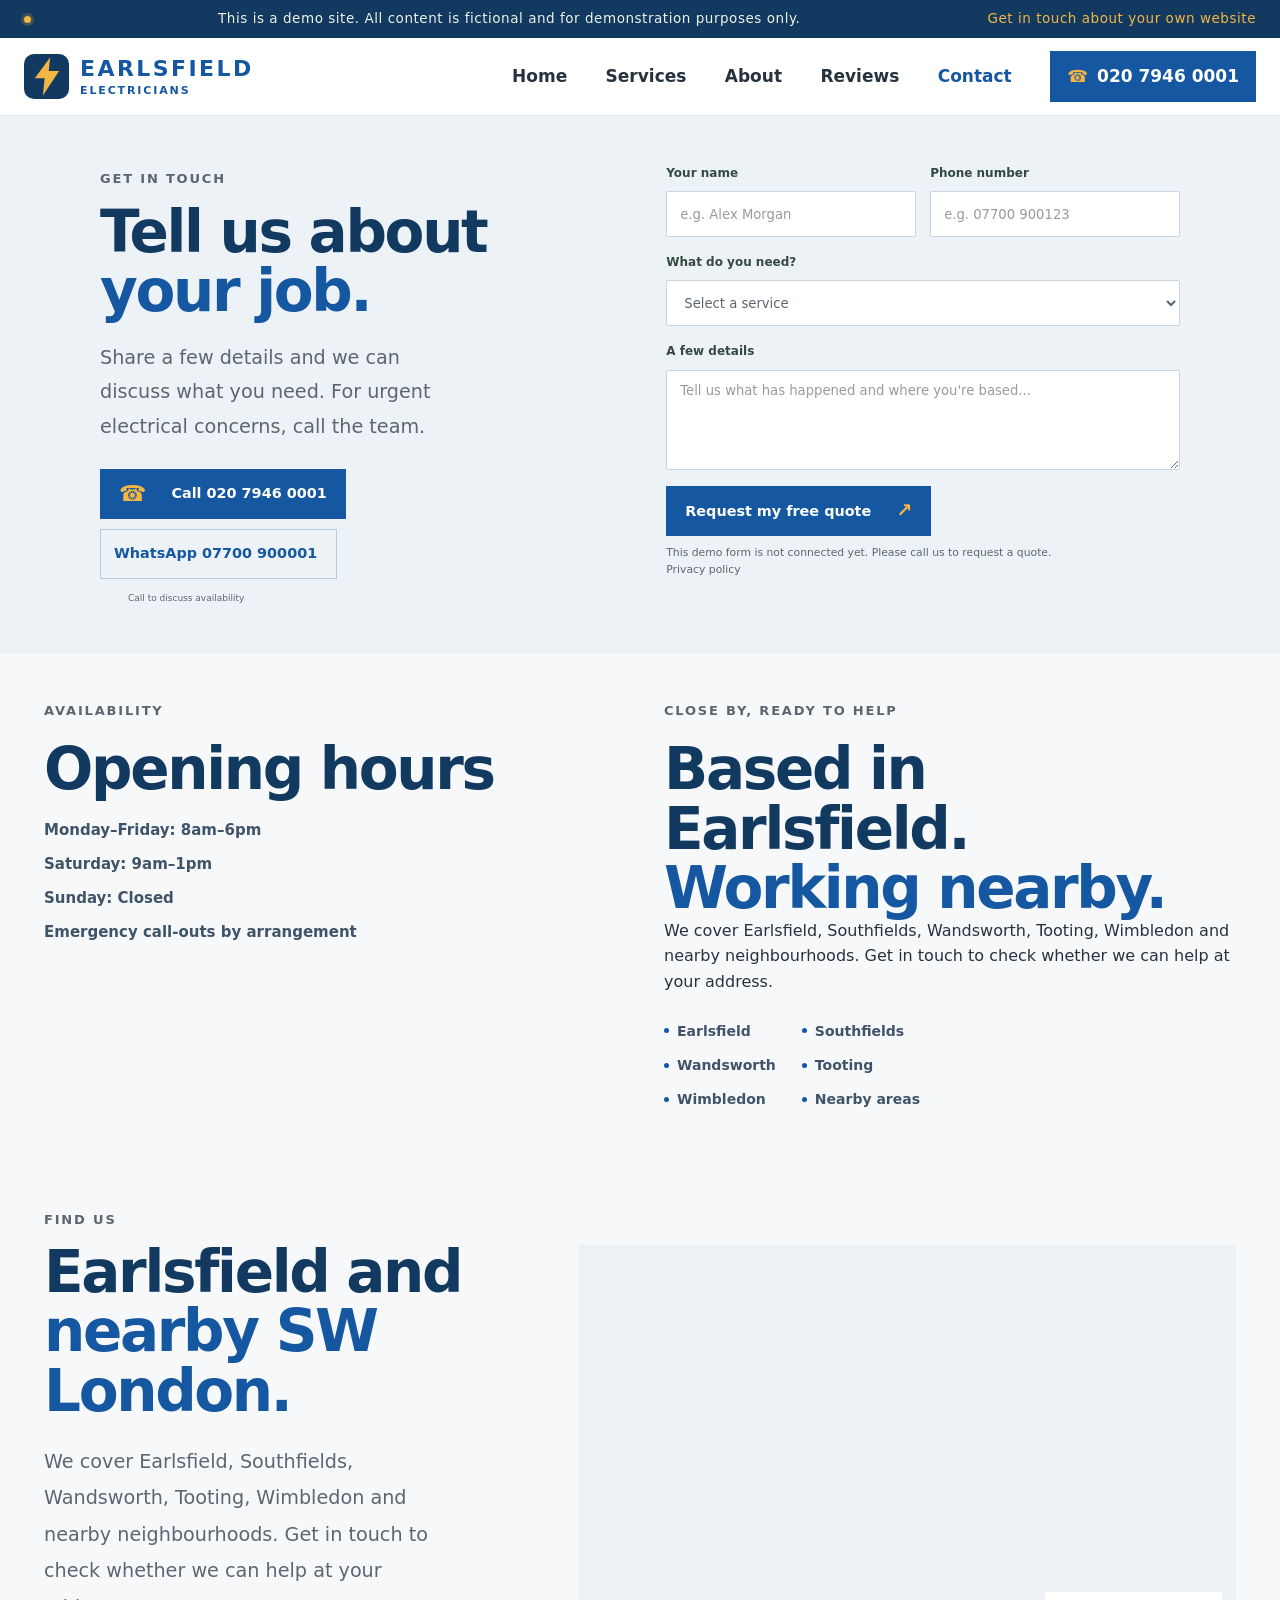
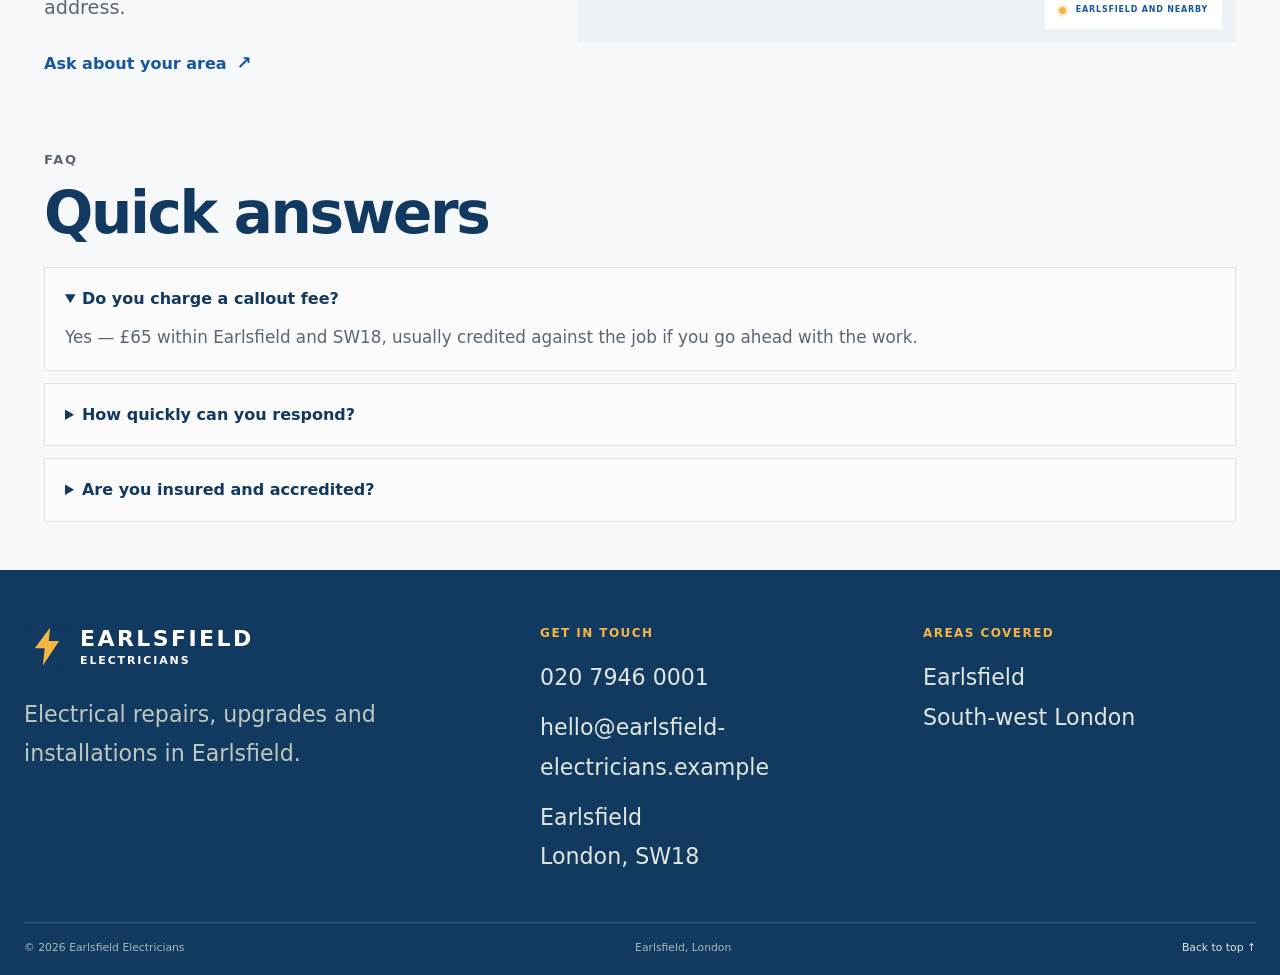
<file: contact.html>
<!DOCTYPE html>
<html lang="en-GB" data-page="contact">
    <head>
        <meta charset="UTF-8">
        <meta name="viewport" content="width=device-width, initial-scale=1">
        <meta name="description" content="Request a free quote, call or WhatsApp Earlsfield Electricians. Covering Earlsfield and nearby SW London." data-config="metaDescription">
        <meta name="theme-color" content="#1557a0" data-config="metaThemeColor">
        <title data-config="metaTitle">Contact &amp; Quotes | Earlsfield Electricians</title>
        <link rel="icon" href="favicon.svg" type="image/svg+xml">
        <link rel="stylesheet" href="css/style.css">
        <script type="application/ld+json" data-config="structuredData">{}</script>
        <script src="js/script.js" defer></script>
    </head>
    <body>
        <a class="skip-link" href="#main">Skip to content</a>
        <div class="notice-bar">
            <span class="status-dot" aria-hidden="true"></span>
            <p data-config="noticeText">Business notice</p>
            <a href="contact.html" data-config="noticeLink">Contact us <span aria-hidden="true">↗</span></a>
        </div>

        <header class="site-header">
            <a class="brand" href="index.html" aria-label="Business home" data-config="brandHomeLabel">
                <span class="brand-mark" aria-hidden="true"><img class="brand-mark-image" src="favicon.svg" alt=""></span>
                <span class="brand-name"><span data-config="brandName">Business</span> <small data-config="brandTagline">Services</small></span>
            </a>
            <button class="menu-toggle" type="button" aria-expanded="false" aria-controls="site-nav" aria-label="Open navigation">
                <span></span><span></span>
            </button>
            <nav class="site-nav" id="site-nav" aria-label="Main navigation">
                <a href="index.html">Home</a>
                <a href="services.html">Services</a>
                <a href="about.html">About</a>
                <a href="reviews.html">Reviews</a>
                <a href="contact.html" aria-current="page">Contact</a>
                <a class="nav-call" href="#top" data-config="navPhone" data-config-attr="href:phoneHref"><span aria-hidden="true">☎</span> Contact us</a>
            </nav>
        </header>

        <main id="main">
            <section class="quote-section" id="quote-form">
                <div class="quote-intro" id="top">
                    <p class="eyebrow" data-config="quoteEyebrow">Start a conversation</p>
                    <h1 data-config="quoteHeading">Tell us about your<br><em>project.</em></h1>
                    <p data-config="quoteDescription">Share a few details and our team will get back to you.</p>
                    <div class="contact-actions">
                        <a class="button button-primary" href="#top" data-config="contactPhoneButton" data-config-attr="href:phoneHref"><span aria-hidden="true">☎</span> Call us</a>
                        <a class="button button-quiet" href="#" data-config="contactWhatsappButton" data-config-attr="href:whatsappHref">WhatsApp</a>
                    </div>
                    <small data-config="quoteSmallPrint">We’ll respond to your enquiry</small>
                </div>
                <form class="quote-form" id="contact-form" action="#" data-config="quoteForm" method="POST">
                    <div class="form-row"><label for="name">Your name <span>*</span><input type="text" id="name" name="name" autocomplete="name" placeholder="e.g. Alex Morgan" required></label><label for="phone-number">Phone number <span>*</span><input type="tel" id="phone-number" name="phone" autocomplete="tel" inputmode="tel" placeholder="e.g. 07700 900123" required></label></div>
                    <label for="service-needed">What do you need? <span>*</span><select data-config="serviceSelect" id="service-needed" name="service" required><option value="" disabled selected>Select a service</option></select></label>
                    <label for="message">A few details <span>*</span><textarea id="message" name="message" rows="4" placeholder="Tell us what has happened and where you're based..." required></textarea></label>
                    <button class="button button-submit" type="submit" data-config="quoteSubmitButton">Send enquiry <span aria-hidden="true">↗</span></button>
                    <p class="form-note"><span data-config="formNote">This demo form is not connected yet. Please call us to request a quote.</span> <br><a href="privacy.html">Privacy policy</a></p>
                    <p class="form-status" id="form-status" role="status" aria-live="polite"></p>
                </form>
            </section>

            <section class="section contact-info" id="contact-details" aria-labelledby="hours-title">
                <div class="contact-info-grid">
                    <div>
                        <p class="eyebrow">Availability</p>
                        <h2 id="hours-title" data-config="contactHoursHeading">Opening hours</h2>
                        <ul class="hours-list">
                            <li data-config="contactHour-0">Hours</li>
                            <li data-config="contactHour-1">Hours</li>
                            <li data-config="contactHour-2">Hours</li>
                            <li data-config="contactHour-3">Hours</li>
                        </ul>
                    </div>
                    <div>
                        <p class="eyebrow" data-config="areaEyebrow">Coverage</p>
                        <h2 data-config="areaHeading">Based in Earlsfield.<br><em>Working nearby.</em></h2>
                        <p data-config="areaDescription">We cover Earlsfield and nearby neighbourhoods.</p>
                        <ul class="area-list"><li data-config="area-item-0">Area</li><li data-config="area-item-1">Area</li><li data-config="area-item-2">Area</li><li data-config="area-item-3">Area</li><li data-config="area-item-4">Area</li><li data-config="area-item-5">Area</li></ul>
                    </div>
                </div>
            </section>

            <section class="section area-section" id="service-area">
                <div class="area-copy">
                    <p class="eyebrow">Find us</p>
                    <h2>Earlsfield and<br><em>nearby SW London.</em></h2>
                    <p data-config="areaDescription">Get in touch to check whether we can help at your address.</p>
                    <a class="text-link" href="#quote-form" data-config="areaCta">Ask about your area <span aria-hidden="true">↗</span></a>
                </div>
                <div class="map-frame"><iframe data-config="serviceMap" title="Map showing the service area" src="about:blank" loading="lazy" referrerpolicy="no-referrer-when-downgrade"></iframe><span class="map-tag"><span class="status-dot" aria-hidden="true"></span> <span data-config="areaMapTag">Service area</span></span></div>
            </section>

            <section class="section faq-section" id="faq" aria-labelledby="faq-title">
                <div class="section-heading">
                    <div>
                        <p class="eyebrow">FAQ</p>
                        <h2 id="faq-title" data-config="contactFaqHeading">Quick answers</h2>
                    </div>
                </div>
                <div class="faq-list">
                    <details open>
                        <summary data-config="faq-question-0">Do you charge a callout fee?</summary>
                        <p data-config="faq-answer-0">Answer</p>
                    </details>
                    <details>
                        <summary data-config="faq-question-1">How quickly can you respond?</summary>
                        <p data-config="faq-answer-1">Answer</p>
                    </details>
                    <details>
                        <summary data-config="faq-question-2">Are you insured and accredited?</summary>
                        <p data-config="faq-answer-2">Answer</p>
                    </details>
                </div>
            </section>
        </main>

        <footer class="site-footer" id="footer">
            <div class="footer-main"><div class="footer-brand"><a class="brand brand-light" href="index.html"><span class="brand-mark" aria-hidden="true"><img class="brand-mark-image" src="favicon.svg" alt=""></span><span class="brand-name"><span data-config="brandName">Business</span> <small data-config="brandTagline">Services</small></span></a><p data-config="footerTagline">Company details</p></div>
                <div class="footer-column"><h2 data-config="footerGetInTouch">Get in touch</h2><a href="#top" data-config="footerPhone" data-config-attr="href:phoneHref">Contact us</a><a href="mailto:" data-config="footerEmail" data-config-attr="href:emailHref">Email us</a><p><span data-config="footerAddressLineOne">Location</span><br><span data-config="footerAddressLineTwo">Service area</span></p></div>
                <div class="footer-column"><h2 data-config="footerAvailabilityHeading">Areas covered</h2><p data-config="footerAvailability">Earlsfield<br>South-west London</p></div>
            </div>
            <div class="footer-bottom"><span>© <span id="current-year">2026</span> <span data-config="footerCopyright">Business name</span></span><span data-config="footerLocation">Service area</span><a href="#top">Back to top ↑</a></div>
        </footer>
    </body>
</html>
</file>
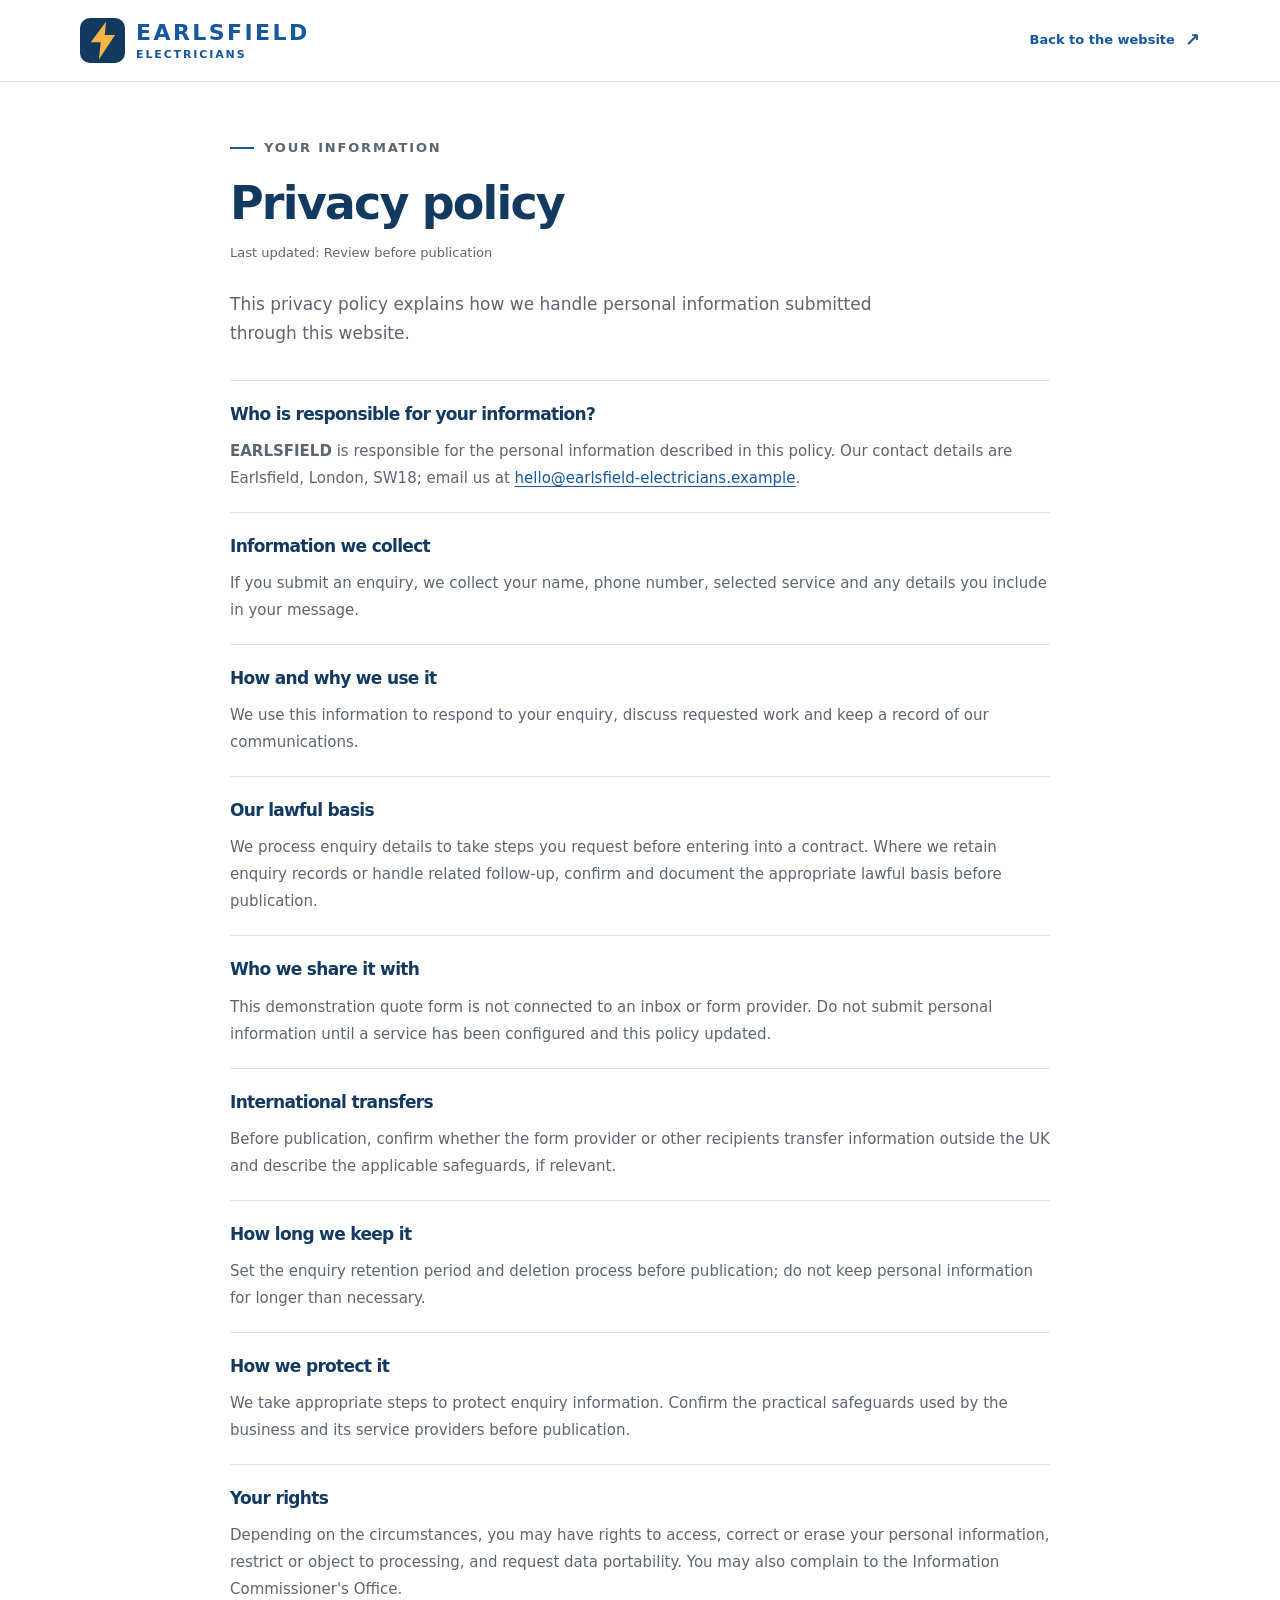
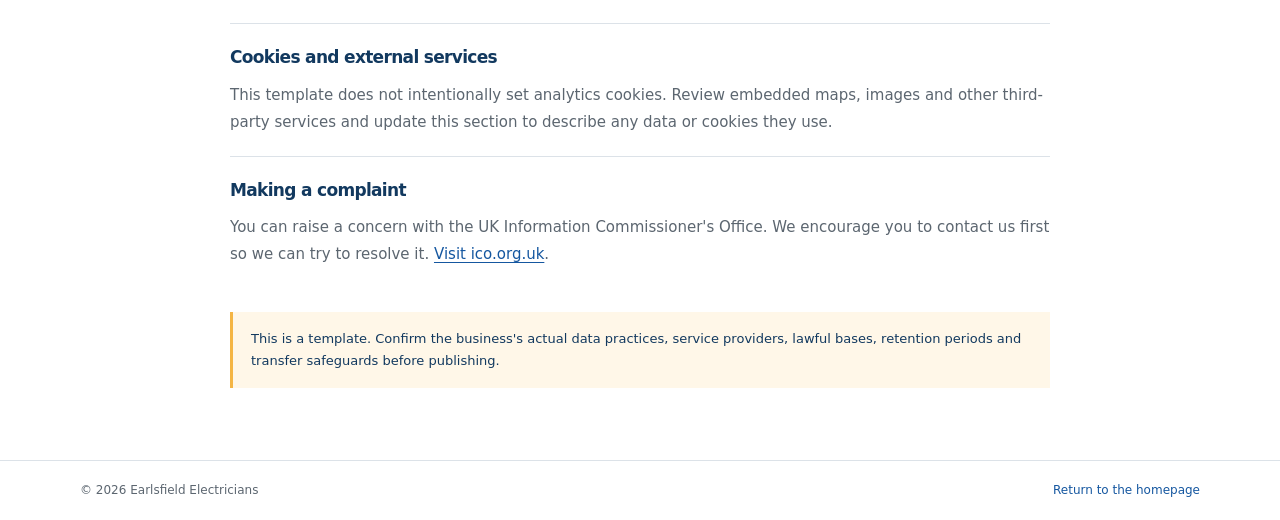
<file: privacy.html>
<!DOCTYPE html>
<html lang="en-GB" data-page="privacy">
    <head>
        <meta charset="UTF-8">
        <meta name="viewport" content="width=device-width, initial-scale=1">
        <meta name="description" content="How Earlsfield Electricians handles personal information submitted through this website." data-config="metaDescription">
        <meta name="theme-color" content="#1557a0" data-config="metaThemeColor">
        <title data-config="metaTitle">Privacy Policy | Earlsfield Electricians</title>
        <link rel="icon" href="favicon.svg" type="image/svg+xml">
        <link rel="stylesheet" href="css/style.css">
        <script src="js/script.js" defer></script>
    </head>
    <body class="simple-page">
        <header class="simple-header">
            <a class="brand" href="index.html" aria-label="Business home" data-config="brandHomeLabel">
                <span class="brand-mark" aria-hidden="true"><img class="brand-mark-image" src="favicon.svg" alt=""></span>
                <span class="brand-name"><span data-config="brandName">Business</span><small data-config="brandTagline">Services</small></span>
            </a>
            <a class="text-link" href="contact.html">Back to the website <span aria-hidden="true">↗</span></a>
        </header>
        <main class="policy-content">
            <p class="eyebrow"><span class="eyebrow-line"></span> Your information</p>
            <h1 data-config="privacyHeading">Privacy policy</h1>
            <p class="policy-updated">Last updated: <time data-config="privacyLastUpdated">Review before publication</time></p>
            <p class="policy-intro" data-config="privacyIntro">This privacy policy explains how we handle personal information submitted through this website.</p>

            <section>
                <h2>Who is responsible for your information?</h2>
                <p><strong data-config="brandName">Business</strong> is responsible for the personal information described in this policy. Our contact details are <span data-config="privacyContactAddress">Business address</span>; email us at <a data-config="privacyContactEmail" href="mailto:">Email us</a>.</p>
            </section>
            <section>
                <h2>Information we collect</h2>
                <p data-config="privacyInformationCollected">If you submit an enquiry, we collect the information you provide.</p>
            </section>
            <section>
                <h2>How and why we use it</h2>
                <p data-config="privacyPurpose">We use enquiry information to respond to your request.</p>
            </section>
            <section>
                <h2>Our lawful basis</h2>
                <p data-config="privacyLawfulBasis">We process enquiry details to take steps you request before entering into a contract.</p>
            </section>
            <section>
                <h2>Who we share it with</h2>
                <p data-config="privacySharing">We use service providers to receive and manage enquiries.</p>
            </section>
            <section>
                <h2>International transfers</h2>
                <p data-config="privacyInternationalTransfers">Review any international data transfers and applicable safeguards before publication.</p>
            </section>
            <section>
                <h2>How long we keep it</h2>
                <p data-config="privacyRetention">Set the enquiry retention period and deletion process before publication.</p>
            </section>
            <section>
                <h2>How we protect it</h2>
                <p data-config="privacySecurity">Confirm the safeguards used by the business and its service providers before publication.</p>
            </section>
            <section>
                <h2>Your rights</h2>
                <p data-config="privacyRights">You may have rights over your personal information and can complain to the Information Commissioner's Office.</p>
            </section>
            <section>
                <h2>Cookies and external services</h2>
                <p data-config="privacyCookies">Review embedded maps, external fonts, images and other third-party services before publication.</p>
            </section>
            <section>
                <h2>Making a complaint</h2>
                <p><span data-config="privacyComplaints">You can raise a concern with the UK Information Commissioner's Office.</span> <a href="https://ico.org.uk/" rel="noreferrer">Visit ico.org.uk</a>.</p>
            </section>
            <p class="policy-review-note">This is a template. Confirm the business's actual data practices, service providers, lawful bases, retention periods and transfer safeguards before publishing.</p>
        </main>
        <footer class="simple-footer">
            <span>© <span id="current-year">2026</span> <span data-config="footerCopyright">Business</span></span>
            <a href="index.html">Return to the homepage</a>
        </footer>
    </body>
</html>
</file>
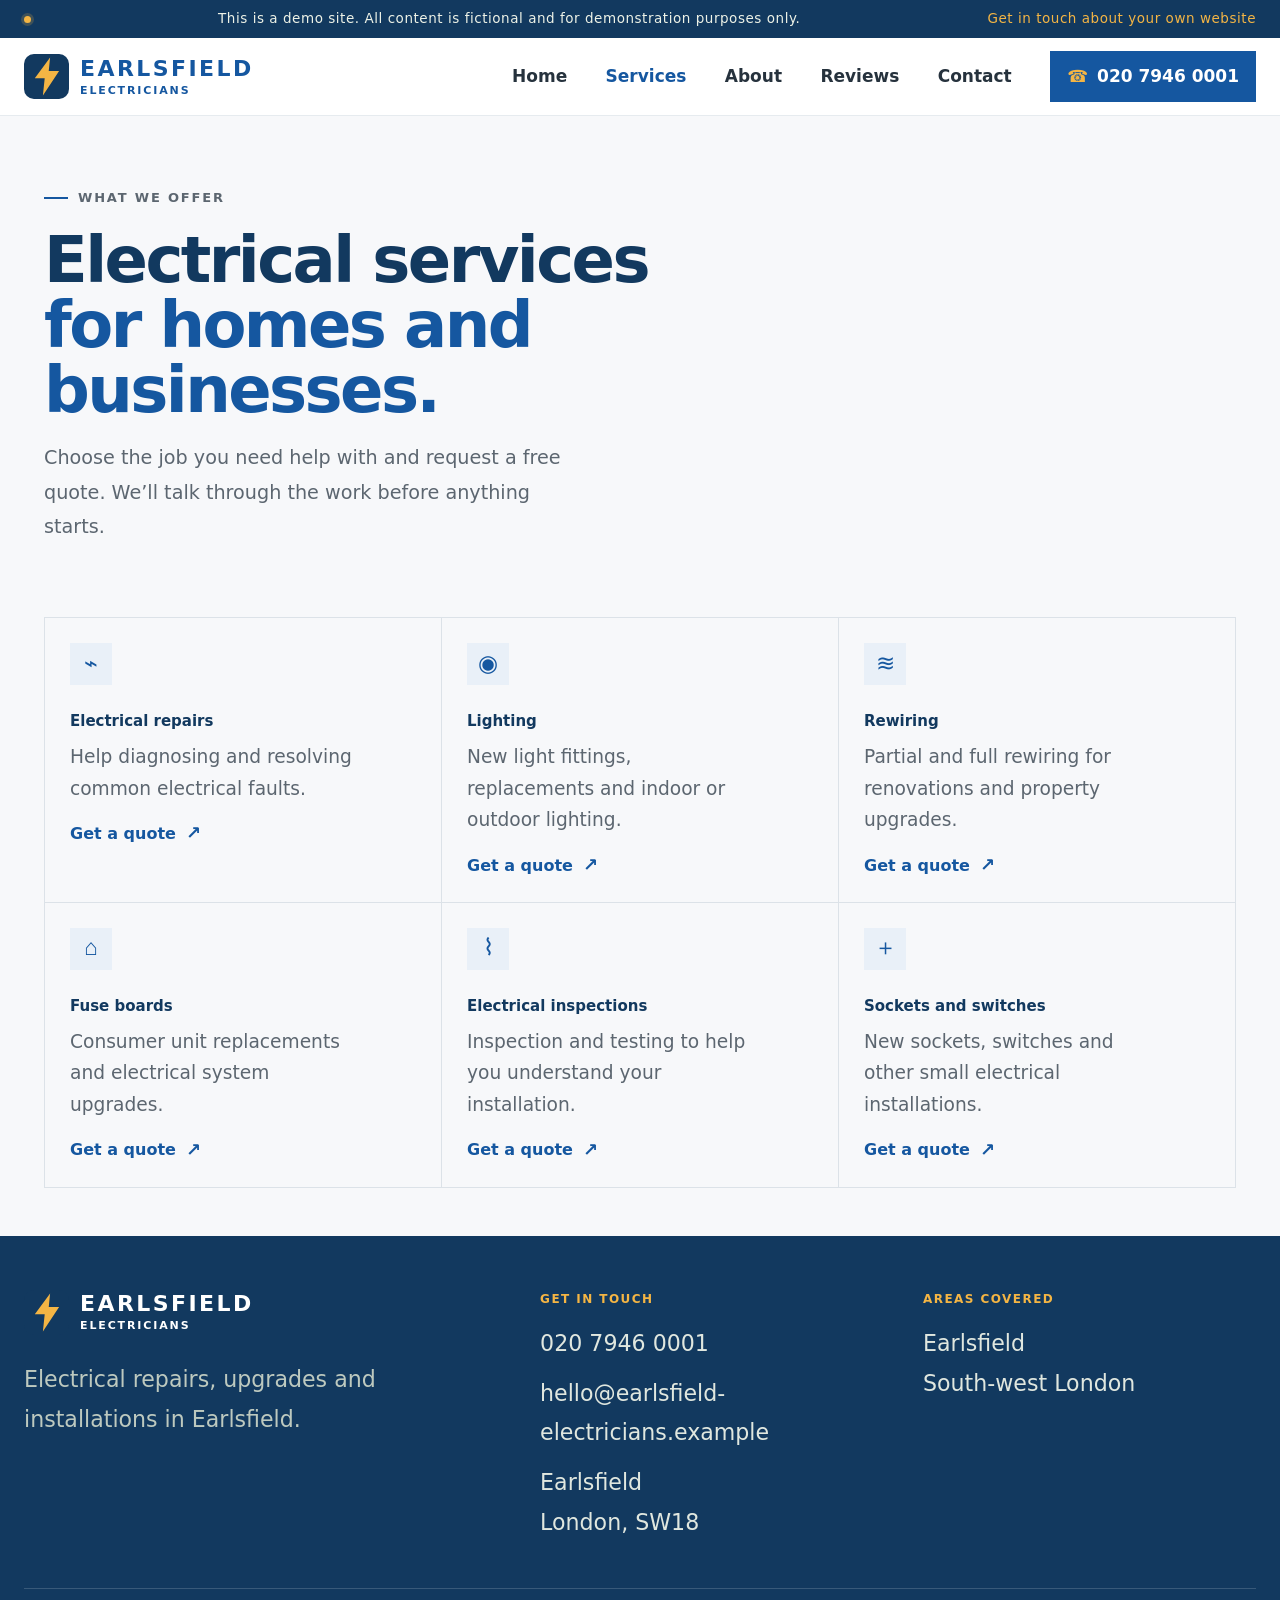
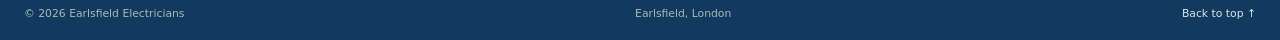
<file: services.html>
<!DOCTYPE html>
<html lang="en-GB" data-page="services">
    <head>
        <meta charset="UTF-8">
        <meta name="viewport" content="width=device-width, initial-scale=1">
        <meta name="description" content="Rewiring, fuse boards, lighting, repairs, inspections and socket work for homes and businesses in Earlsfield and nearby." data-config="metaDescription">
        <meta name="theme-color" content="#1557a0" data-config="metaThemeColor">
        <title data-config="metaTitle">Electrical Services | Earlsfield Electricians</title>
        <link rel="icon" href="favicon.svg" type="image/svg+xml">
        <link rel="stylesheet" href="css/style.css">
        <script type="application/ld+json" data-config="structuredData">{}</script>
        <script src="js/script.js" defer></script>
    </head>
    <body>
        <a class="skip-link" href="#main">Skip to content</a>
        <div class="notice-bar">
            <span class="status-dot" aria-hidden="true"></span>
            <p data-config="noticeText">Business notice</p>
            <a href="contact.html" data-config="noticeLink">Contact us <span aria-hidden="true">↗</span></a>
        </div>

        <header class="site-header">
            <a class="brand" href="index.html" aria-label="Business home" data-config="brandHomeLabel">
                <span class="brand-mark" aria-hidden="true"><img class="brand-mark-image" src="favicon.svg" alt=""></span>
                <span class="brand-name"><span data-config="brandName">Business</span> <small data-config="brandTagline">Services</small></span>
            </a>
            <button class="menu-toggle" type="button" aria-expanded="false" aria-controls="site-nav" aria-label="Open navigation">
                <span></span><span></span>
            </button>
            <nav class="site-nav" id="site-nav" aria-label="Main navigation">
                <a href="index.html">Home</a>
                <a href="services.html" aria-current="page">Services</a>
                <a href="about.html">About</a>
                <a href="reviews.html">Reviews</a>
                <a href="contact.html">Contact</a>
                <a class="nav-call" href="#top" data-config="navPhone" data-config-attr="href:phoneHref"><span aria-hidden="true">☎</span> Contact us</a>
            </nav>
        </header>

        <main id="main">
            <section class="page-intro" id="top" aria-labelledby="services-title">
                <p class="eyebrow"><span class="eyebrow-line"></span> <span data-config="servicesPageEyebrow">What we offer</span></p>
                <h1 id="services-title" data-config="servicesPageHeading">Electrical services</h1>
                <p class="page-intro-lede" data-config="servicesPageIntro">Choose the job you need help with and request a free quote.</p>
            </section>

            <section class="section services-section" id="available-services">
                <div class="services-grid">
                    <article class="service-item" data-service-index="0"><span class="service-icon" aria-hidden="true">⌁</span><h3 data-config="service-title-0">Service</h3><p data-config="service-description-0">Service description</p><a href="contact.html#quote-form" aria-label="Get a quote for Electrical repairs">Get a quote <span aria-hidden="true">↗</span></a></article>
                    <article class="service-item" data-service-index="1"><span class="service-icon" aria-hidden="true">◉</span><h3 data-config="service-title-1">Service</h3><p data-config="service-description-1">Service description</p><a href="contact.html#quote-form" aria-label="Get a quote for Lighting">Get a quote <span aria-hidden="true">↗</span></a></article>
                    <article class="service-item" data-service-index="2"><span class="service-icon" aria-hidden="true">≋</span><h3 data-config="service-title-2">Service</h3><p data-config="service-description-2">Service description</p><a href="contact.html#quote-form" aria-label="Get a quote for Rewiring">Get a quote <span aria-hidden="true">↗</span></a></article>
                    <article class="service-item" data-service-index="3"><span class="service-icon" aria-hidden="true">⌂</span><h3 data-config="service-title-3">Service</h3><p data-config="service-description-3">Service description</p><a href="contact.html#quote-form" aria-label="Get a quote for Fuse boards">Get a quote <span aria-hidden="true">↗</span></a></article>
                    <article class="service-item" data-service-index="4"><span class="service-icon" aria-hidden="true">⌇</span><h3 data-config="service-title-4">Service</h3><p data-config="service-description-4">Service description</p><a href="contact.html#quote-form" aria-label="Get a quote for Electrical inspections">Get a quote <span aria-hidden="true">↗</span></a></article>
                    <article class="service-item" data-service-index="5"><span class="service-icon" aria-hidden="true">＋</span><h3 data-config="service-title-5">Service</h3><p data-config="service-description-5">Service description</p><a href="contact.html#quote-form" aria-label="Get a quote for Sockets and switches">Get a quote <span aria-hidden="true">↗</span></a></article>
                </div>
            </section>
        </main>

        <footer class="site-footer" id="footer">
            <div class="footer-main"><div class="footer-brand"><a class="brand brand-light" href="index.html"><span class="brand-mark" aria-hidden="true"><img class="brand-mark-image" src="favicon.svg" alt=""></span><span class="brand-name"><span data-config="brandName">Business</span> <small data-config="brandTagline">Services</small></span></a><p data-config="footerTagline">Company details</p></div>
                <div class="footer-column"><h2 data-config="footerGetInTouch">Get in touch</h2><a href="#top" data-config="footerPhone" data-config-attr="href:phoneHref">Contact us</a><a href="mailto:" data-config="footerEmail" data-config-attr="href:emailHref">Email us</a><p><span data-config="footerAddressLineOne">Location</span><br><span data-config="footerAddressLineTwo">Service area</span></p></div>
                <div class="footer-column"><h2 data-config="footerAvailabilityHeading">Areas covered</h2><p data-config="footerAvailability">Earlsfield<br>South-west London</p></div>
            </div>
            <div class="footer-bottom"><span>© <span id="current-year">2026</span> <span data-config="footerCopyright">Business name</span></span><span data-config="footerLocation">Service area</span><a href="#top">Back to top ↑</a></div>
        </footer>
    </body>
</html>
</file>
<file: css/style.css>
:root {
  color-scheme: light;
  --ink: #26323d;
  --muted: #5c6670;
  --green: #1557a0;
  --green-deep: #12395f;
  --green-soft: #e9f0f8;
  --lime: #f4b544;
  --paper: #f7f8fa;
  --white: #fff;
  --line: #dce2e8;
  --serif: Georgia, "Times New Roman", serif;
  --sans: system-ui, -apple-system, BlinkMacSystemFont, "Segoe UI", sans-serif;
}

* { box-sizing: border-box; }
html { scroll-behavior: smooth; scroll-padding-top: 100px; overflow-x: hidden; }
body { margin: 0; background: var(--paper); color: var(--ink); font-family: var(--sans); font-size: 16px; line-height: 1.6; overflow-x: hidden; -webkit-font-smoothing: antialiased; }
body, button, input, select, textarea { font-family: var(--sans); }
img { display: block; width: 100%; }
a { color: inherit; text-decoration: none; }
button, a, input, select, textarea { -webkit-tap-highlight-color: transparent; }
a:focus-visible, button:focus-visible, input:focus-visible, select:focus-visible, textarea:focus-visible { outline: 3px solid #1557a0; outline-offset: 3px; }
::selection { background: var(--lime); color: var(--green-deep); }

.skip-link { position: fixed; z-index: 100; top: 8px; left: 8px; padding: 12px 16px; background: var(--lime); color: var(--green-deep); transform: translateY(-150%); }
.skip-link:focus { transform: translateY(0); }
.notice-bar { min-height: 38px; display: grid; grid-template-columns: 7px minmax(0, 1fr) auto; align-items: center; column-gap: 9px; padding: 7px 24px; background: var(--green-deep); color: #edf2e7; font-size: 13.5px; letter-spacing: .04em; }
.notice-bar p { min-width: 0; margin: 0; text-align: center; }
.notice-bar p span { padding: 0 5px; color: var(--lime); }
.notice-bar a { justify-self: end; color: var(--lime); }
.notice-bar a span { margin-left: 5px; }
.status-dot { width: 7px; height: 7px; flex: 0 0 7px; border-radius: 50%; background: var(--lime); box-shadow: 0 0 0 3px rgb(244 181 68 / 20%); }

.site-header { position: sticky; z-index: 20; top: 0; min-height: 78px; display: flex; align-items: center; justify-content: space-between; padding: 0 max(24px, calc((100vw - 1240px) / 2)); background: rgb(255 255 255 / 96%); border-bottom: 1px solid rgb(18 57 95 / 10%); backdrop-filter: blur(16px); }
.brand { display: inline-flex; align-items: center; gap: 11px; color: var(--green); }
.brand-mark { width: 45px; height: 45px; display: grid; place-items: center; background: transparent; line-height: 1; }
.brand-mark-image { width: 100%; height: 100%; object-fit: contain; }
.brand-name { display: flex; flex-direction: column; font-size: 22px; font-weight: 700; letter-spacing: .11em; line-height: 1.05; }
.brand-name small { margin-top: 5px; font-size: 11px; font-weight: 700; letter-spacing: .17em; }
.site-nav { display: flex; align-items: center; gap: clamp(18px, 3vw, 40px); }
.site-nav > a { font-size: 17px; font-weight: 600; transition: color .2s ease; }
.site-nav > a:hover { color: var(--green); }
.site-nav .nav-call { display: flex; align-items: center; gap: 9px; padding: 12px 17px; background: var(--green); color: var(--white); }
.nav-call span { color: var(--lime); font-size: 16.8px; }
.menu-toggle { display: none; }

.hero { position: relative; max-width: 1440px; min-height: 590px; display: grid; grid-template-columns: 1fr 1fr; margin: 0 auto; padding: 36px max(24px, calc((100vw - 1240px) / 2)) 40px; overflow: hidden; }
.hero-copy { position: relative; z-index: 1; display: flex; flex-direction: column; justify-content: center; align-items: flex-start; padding: 30px 28px 60px 0; animation: rise-in .7s both; }
.eyebrow { display: flex; align-items: center; gap: 10px; margin: 0 0 20px; color: #5c6670; font-size: 13px; font-weight: 700; letter-spacing: .14em; line-height: 1.5; text-transform: uppercase; }
.eyebrow-line { width: 24px; height: 2px; background: var(--green); }
h1, h2, h3, p, figure { margin-top: 0; }
h1, h2 { color: var(--green-deep); font-family: var(--sans); font-weight: 750; letter-spacing: -.04em; }
.hero h1 { max-width: 610px; margin: 0; font-size: clamp(48px, 5.3vw, 72px); line-height: .99; }
h1 em, h2 em { color: var(--green); font-style: normal; font-weight: inherit; }
.hero-lede { max-width: 445px; margin: 24px 0 0; color: var(--muted); font-size: 1.3rem; line-height: 1.8; }
.hero-actions { display: flex; flex-wrap: wrap; align-items: center; gap: 10px; margin-top: 30px; }
.button { min-height: 50px; display: inline-flex; align-items: center; justify-content: center; gap: 25px; padding: 0 19px; border: 0; font-size: 14.4px; font-weight: 700; cursor: pointer; transition: transform .2s ease, background .2s ease; }
.button:hover { transform: translateY(-2px); }
.button-primary { background: var(--green); color: var(--white); }
.button-primary span { color: var(--lime); font-size: 22px; }
.button-quiet { padding-left: 13px; color: var(--green); }
.button-quiet span { font-size: 20.4px; }
.hero-proof { display: flex; align-items: center; gap: 13px; margin-top: 46px; }
.avatar-stack { display: flex; padding-left: 2px; }
.avatar-stack span { width: 29px; height: 29px; display: grid; place-items: center; margin-left: -3px; border: 2px solid var(--paper); border-radius: 50%; background: #c1cec4; color: var(--green); font-size: 9px; font-weight: 700; }
.avatar-stack span:nth-child(2) { background: #e5c9a7; }
.avatar-stack span:nth-child(3) { background: #d5d7b1; }
.hero-proof p { margin: 0; color: var(--muted); font-size: 15px; line-height: 1.55; }
.hero-proof strong { color: var(--ink); font-size: 16px; }
.hero-copy, .hero-visual { animation: none; }
.hero-visual { position: relative; min-height: 470px; margin: 0 0 0 22px; }
.hero-visual::after { position: absolute; inset: 0; background: linear-gradient(180deg, transparent 65%, rgb(16 45 41 / 28%)); content: ""; pointer-events: none; }
.hero-visual > img { height: 100%; min-height: 470px; object-fit: cover; object-position: center; }
.hero-image-note { position: absolute; z-index: 1; right: -18px; bottom: 38px; display: flex; align-items: center; gap: 13px; padding: 15px 18px; background: var(--lime); color: var(--green-deep); }
.hero-image-note p { margin: 0; font-size: 14px; line-height: 1.5; }
.hero-image-note strong { font-size: 15px; }
.image-caption { position: absolute; z-index: 1; bottom: 19px; left: 20px; color: var(--white); font-size: 8px; font-weight: 700; letter-spacing: .2em; }

.trust-strip,
.trust-badges { min-height: 72px; display: flex; align-items: center; justify-content: center; gap: clamp(25px, 7vw, 95px); padding: 17px 24px; border-top: 1px solid var(--line); border-bottom: 1px solid var(--line); background: #f2f5f9; }
.trust-strip p,
.trust-badges p { display: flex; align-items: center; gap: 9px; margin: 0; color: #405469; font-size: 14px; font-weight: 600; }
.trust-strip p span,
.trust-badges p span { color: var(--green); font-size: 16px; }
.page-intro { max-width: 1240px; margin: 0 auto; padding: 72px 24px 24px; }
.page-intro h1 { max-width: 780px; margin: 0; font-size: clamp(42px, 5vw, 64px); line-height: 1.02; }
.page-intro-lede { max-width: 540px; margin: 18px 0 0; color: var(--muted); font-size: 1.2rem; line-height: 1.8; }
.rating-summary-inline { margin-top: 28px; }
.section-footer-link { margin: 28px 0 0; }
.site-nav > a[aria-current="page"] { color: var(--green); }
.section { max-width: 1240px; margin: 0 auto; padding: 48px 24px; }
.section + .section { padding-top: 24px; }
.section-heading, .work-heading { display: flex; align-items: flex-end; justify-content: space-between; gap: 40px; margin-bottom: 24px; }
.section-heading .eyebrow, .work-heading .eyebrow, .about-copy .eyebrow, .area-copy .eyebrow, .quote-intro .eyebrow { margin-bottom: 14px; }
.section h2, .about-copy h2, .area-copy h2, .quote-intro h2 { margin: 0; font-size: clamp(40px, 5vw, 58px); line-height: 1.02; }
.section-intro { max-width: 340px; margin: 0 0 5px; color: var(--muted); font-size: 1.2rem; line-height: 1.8; }
.services-grid { display: grid; grid-template-columns: repeat(3, 1fr); border-top: 1px solid var(--line); border-left: 1px solid var(--line); }
.service-item { position: relative; min-height: 235px; padding: 25px 25px 22px; border-right: 1px solid var(--line); border-bottom: 1px solid var(--line); transition: background .2s ease; }
.service-item:hover { background: #f4f7fb; }
.service-icon { width: 42px; height: 42px; display: grid; place-items: center; margin-bottom: 24px; background: var(--green-soft); color: var(--green); font-family: var(--serif); font-size: 23px; }
.service-item h3 { margin: 0 0 8px; color: var(--green-deep); font-size: 15px; font-weight: 700; }
.service-item p { max-width: 290px; min-height: 39px; margin: 0 0 15px; color: var(--muted); font-size: 1.164rem; line-height: 1.7; }
.service-item a, .text-link { display: inline-flex; align-items: center; gap: 10px; color: var(--green); font-size: 16px; font-weight: 700; }
.service-item a span, .text-link span { color: var(--green); font-size: 18px; transition: transform .2s ease; }
.service-item a:hover span, .text-link:hover span { transform: translate(2px, -2px); }

.about-band { min-height: 570px; display: grid; grid-template-columns: 1fr 1fr; background: var(--green); color: #edf1e8; }
.about-photo { position: relative; min-height: 510px; overflow: hidden; }
.about-photo img { position: absolute; inset: 0; height: 100%; object-fit: cover; }
.about-photo::after { position: absolute; inset: 0; background: linear-gradient(0deg, rgb(13 35 31 / 40%), transparent 40%); content: ""; }
.about-photo > span { position: absolute; z-index: 1; bottom: 22px; left: max(24px, calc((100vw - 1240px) / 2)); color: white; font-size: 8px; font-weight: 700; letter-spacing: .2em; }
.about-copy { position: relative; align-self: center; min-width: 0; max-width: 620px; padding: 90px clamp(34px, 7vw, 100px) 90px 60px; }
.about-copy .eyebrow { color: #d7e4f1; }
.about-copy h1,
.about-copy h2 { color: white; margin: 0; font-size: clamp(40px, 5vw, 58px); line-height: 1.02; }
.about-copy h1 em,
.about-copy h2 em { color: var(--lime); }
.about-copy > p:not(.eyebrow) { max-width: 425px; margin: 24px 0 0; color: #d4ddd6; font-size: 1.2rem; line-height: 1.9; }
.about-copy .text-link { margin-top: 26px; color: var(--white); }
.about-copy .text-link span { color: var(--white); }
.experience-stamp { position: absolute; right: 27px; bottom: 54px; display: flex; align-items: center; gap: 8px; color: var(--lime); }
.experience-stamp strong { font-family: var(--serif); font-size: 40px; font-weight: 400; line-height: 1; }
.experience-stamp strong span { font-size: 23px; }
.experience-stamp small { color: #d7e4f1; font-size: 7px; font-weight: 700; letter-spacing: .12em; line-height: 1.5; }
.about-details-grid { display: grid; grid-template-columns: 1fr 1fr; gap: 48px; }
.about-details-grid h2 { margin: 0 0 18px; font-size: clamp(32px, 4vw, 42px); }
.about-details-grid p { max-width: 480px; margin: 0; color: var(--muted); font-size: 1.15rem; line-height: 1.8; }
.credential-list { margin: 0; padding: 0; list-style: none; display: grid; gap: 12px; }
.credential-list li { display: flex; align-items: center; gap: 10px; color: #405469; font-size: 15px; font-weight: 600; }
.credential-list li::before { width: 7px; height: 7px; border-radius: 50%; background: var(--green); content: ""; flex: 0 0 auto; }
.how-we-work-grid { display: grid; grid-template-columns: repeat(3, 1fr); gap: 18px; }
.how-we-work-grid article { padding: 28px 24px; border-top: 1px solid var(--line); }
.how-we-work-grid h3 { margin: 0 0 10px; color: var(--green-deep); font-size: 18px; }
.how-we-work-grid p { margin: 0; color: var(--muted); font-size: 1.05rem; line-height: 1.7; }

.area-section { display: grid; grid-template-columns: .8fr 1.2fr; align-items: center; gap: 8%; }
.area-copy > p:not(.eyebrow) { max-width: 420px; margin: 23px 0; color: var(--muted); font-size: 1.2rem; line-height: 1.9; }
.area-list { display: grid; grid-template-columns: repeat(2, max-content); gap: 12px 26px; margin: 25px 0 27px; padding: 0; list-style: none; }
.area-list li { display: flex; align-items: center; gap: 8px; color: #405469; font-size: 14px; font-weight: 600; }
.area-list li::before { width: 5px; height: 5px; border-radius: 50%; background: var(--green); content: ""; }
.map-frame { position: relative; min-height: 390px; background: #edf2f7; }
.map-frame iframe { width: 100%; height: 390px; border: 0; filter: saturate(.65); }
.map-tag { position: absolute; right: 14px; bottom: 14px; display: inline-flex; align-items: center; gap: 10px; padding: 12px 14px; background: var(--white); color: var(--green); font-size: 8px; font-weight: 700; letter-spacing: .1em; }

.work-section { padding: 0 0 64px; background: #f2f5f9; }
.work-heading { max-width: 1240px; margin: 0 auto; padding: 56px 24px 28px; }
.work-gallery { max-width: 1240px; display: grid; grid-template-columns: 1.12fr 1fr 1fr; gap: 14px; margin: 0 auto; padding: 0 24px; }
.work-gallery figure { margin: 0; }
.work-gallery img { height: 280px; object-fit: cover; }
.work-gallery figcaption { display: flex; flex-direction: column; gap: 7px; padding-top: 13px; color: var(--green); font-family: var(--serif); font-size: 16px; }
.work-gallery figcaption span { color: #526273; font-family: var(--sans); font-size: 10px; font-weight: 700; letter-spacing: .12em; }
.before-after-gallery { max-width: 1240px; display: grid; gap: 34px; margin: 0 auto; padding: 0 24px; }
.before-after-pair { margin: 0; }
.before-after-images { display: grid; grid-template-columns: 1fr 1fr; gap: 12px; }
.before-after-images figure { margin: 0; }
.before-after-images img { height: 240px; object-fit: cover; }
.before-after-images figcaption { padding-top: 8px; color: #526273; font-size: 11px; font-weight: 700; letter-spacing: .12em; text-transform: uppercase; }
.before-after-meta { display: flex; flex-direction: column; gap: 6px; margin: 14px 0 0; color: var(--green); font-family: var(--serif); font-size: 18px; }
.before-after-meta span { color: #526273; font-family: var(--sans); font-size: 10px; font-weight: 700; letter-spacing: .12em; }
.review-grid-full { grid-template-columns: repeat(3, 1fr); }
.closing-cta { padding: 48px max(24px, calc((100vw - 1080px) / 2)); background: var(--green); color: #edf1e8; }
.closing-cta-copy { max-width: 720px; }
.closing-cta .eyebrow { color: #d7e4f1; }
.closing-cta h2 { margin: 0; color: white; font-size: clamp(40px, 5vw, 58px); line-height: 1.02; }
.closing-cta h2 em { color: var(--lime); }
.closing-cta p:not(.eyebrow) { max-width: 520px; margin: 20px 0 0; color: #d4ddd6; font-size: 1.2rem; line-height: 1.8; }
.closing-cta .button-quiet { color: white; }
.closing-cta .button-quiet span { color: var(--lime); }
.contact-actions { display: flex; flex-wrap: wrap; gap: 10px; margin: 24px 0 12px; }
.contact-actions .button-quiet { background: transparent; border: 1px solid rgb(21 87 160 / 25%); }
.contact-info-grid { display: grid; grid-template-columns: 1fr 1fr; gap: 48px; }
.hours-list { margin: 18px 0 0; padding: 0; list-style: none; display: grid; gap: 10px; }
.hours-list li { color: #405469; font-size: 15px; font-weight: 600; }
.faq-list { display: grid; gap: 12px; }
.faq-list details { padding: 18px 20px; border: 1px solid var(--line); background: rgb(255 255 255 / 55%); }
.faq-list summary { cursor: pointer; color: var(--green-deep); font-size: 16px; font-weight: 700; }
.faq-list details p { margin: 12px 0 0; color: var(--muted); font-size: 1.05rem; line-height: 1.7; }
.quote-intro h1 { margin: 0; color: var(--green-deep); font-size: clamp(40px, 5vw, 58px); line-height: 1.02; }
.quote-intro h1 em { color: var(--green); }

.reviews-section { padding-top: 48px; padding-bottom: 40px; }
.services-section + .reviews-section { padding-top: 24px; }
.reviews-section + .trust-badges { margin-top: 8px; }
.trust-badges + .area-section { padding-top: 40px; }
.rating-summary { min-width: 195px; display: grid; grid-template-columns: auto 1fr; align-items: center; column-gap: 12px; margin: 0 0 6px; }
.rating-summary strong { grid-row: span 2; color: var(--green); font-family: var(--serif); font-size: 44px; font-weight: 400; }
.stars { color: #9b690e; font-size: 12px; letter-spacing: .12em; }
.rating-summary small { color: var(--muted); font-size: 9px; }
.review-grid { display: grid; grid-template-columns: repeat(3, 1fr); gap: 14px; }
.review { min-height: 220px; display: flex; flex-direction: column; margin: 0; padding: 24px; border: 1px solid var(--line); background: rgb(255 255 255 / 48%); }
.review blockquote { flex: 1; margin: 18px 0 23px; color: #33443e; font-family: var(--serif); font-size: 17px; line-height: 1.5; }
.review figcaption { display: flex; align-items: center; gap: 10px; }
.review-avatar { width: 31px; height: 31px; display: grid; place-items: center; border-radius: 50%; background: var(--green-soft); color: var(--green-deep); font-size: 9px; font-weight: 700; }
.review figcaption > span:nth-child(2) { display: flex; flex-direction: column; gap: 3px; }
.review figcaption strong { color: var(--ink); font-size: 10px; }
.review figcaption small { color: var(--muted); font-size: 9px; }
.review-check { width: 17px; height: 17px; display: grid; place-items: center; margin-left: auto; border-radius: 50%; background: var(--green-soft); color: var(--green); font-size: 10px; }

.quote-section { display: grid; grid-template-columns: .85fr 1fr; gap: 12%; padding: 48px max(24px, calc((100vw - 1080px) / 2)); background: #edf2f7; }
.quote-intro { padding-top: 5px; }
.quote-intro h2 em { color: var(--green); }
.quote-intro > p:not(.eyebrow) { max-width: 340px; margin: 20px 0 22px; color: var(--muted); font-size: 1.2rem; line-height: 1.8; }
.quote-phone { display: block; color: var(--green); font-family: var(--serif); font-size: 24px; }
.quote-phone span { margin-right: 8px; color: var(--green); font-family: var(--sans); font-size: 16px; }
.quote-intro > small { display: block; margin: 7px 0 0 28px; color: var(--muted); font-size: 9px; }
.quote-form { display: flex; flex-direction: column; gap: 16px; }
.form-row { display: grid; grid-template-columns: 1fr 1fr; gap: 14px; }
.quote-form label { display: flex; flex-direction: column; gap: 8px; color: #344a41; font-size: 12px; font-weight: 700; }
.quote-form label > span { display: none; }
.quote-form input, .quote-form select, .quote-form textarea { width: 100%; min-height: 46px; padding: 12px 13px; border: 1px solid #cbd5e0; border-radius: 2px; background: #fff; color: var(--ink); font-size: 13.2px; font-weight: 400; }
.quote-form textarea { min-height: 100px; resize: vertical; }
.quote-form input::placeholder, .quote-form textarea::placeholder { color: #949d96; }
.quote-form select:invalid { color: var(--muted); }
.button-submit { align-self: flex-start; min-width: 215px; background: var(--green); color: white; }
.button-submit span { color: var(--lime); font-size: 19.2px; }
.form-note { margin: -8px 0 0; color: var(--muted); font-size: 10.8px; }
.form-status { min-height: 16px; margin: -8px 0 0; color: var(--green); font-size: 13.2px; line-height: 1.5; }

.site-footer { padding: 54px max(24px, calc((100vw - 1240px) / 2)) 18px; background: var(--green-deep); color: #e8eee5; }
.footer-main { display: grid; grid-template-columns: 1.4fr 1fr 1fr; gap: 50px; padding-bottom: 45px; }
.brand-light { color: white; }
.footer-brand > p { margin: 18px 0 0; color: #bdc9bf; font-size: 1.3824rem; line-height: 1.8; }
.footer-column { display: flex; flex-direction: column; align-items: flex-start; gap: 10px; }
.footer-column h2 { margin: 0 0 5px; color: var(--lime); font-family: var(--sans); font-size: 12px; font-weight: 700; letter-spacing: .12em; text-transform: uppercase; }
.footer-column a, .footer-column p { margin: 0; color: #e0e7df; font-size: 1.3824rem; line-height: 1.8; }
.footer-column a:hover, .footer-bottom a:hover { color: var(--lime); }
.footer-column a span { color: var(--lime); }
.footer-bottom { display: flex; justify-content: space-between; gap: 20px; padding-top: 16px; border-top: 1px solid rgb(255 255 255 / 16%); color: #aabbb0; font-size: 10.8px; }
.footer-bottom a { color: #e0e7df; }

@keyframes rise-in { from { opacity: 0; transform: translateY(14px); } to { opacity: 1; transform: translateY(0); } }
@media (prefers-reduced-motion: reduce) { *, *::before, *::after { scroll-behavior: auto !important; animation-duration: .01ms !important; animation-iteration-count: 1 !important; transition-duration: .01ms !important; } }

@media (min-width: 1500px) { .hero { padding-right: 100px; padding-left: 100px; } }
@media (max-width: 900px) {
  .site-header { min-height: 70px; }
  .site-nav { gap: 17px; }
  .site-nav > a { font-size: 10px; }
  .site-nav .nav-call { padding: 11px 12px; }
  .hero { min-height: 540px; }
  .hero h1 { font-size: clamp(46px, 6vw, 60px); }
  .hero-visual, .hero-visual > img { min-height: 420px; }
  .section { padding-top: 44px; padding-bottom: 44px; }
  .service-item { padding: 21px 18px; }
  .about-copy { padding: 70px 38px; }
  .experience-stamp { right: 16px; bottom: 25px; }
  .area-section { gap: 5%; }
  .map-frame, .map-frame iframe { min-height: 350px; height: 350px; }
  .work-gallery img { height: 220px; }
  .quote-section { gap: 7%; }
}
@media (max-width: 700px) {
  html { scroll-padding-top: 76px; }
  .notice-bar { grid-template-columns: 7px minmax(0, 1fr); align-items: start; row-gap: 3px; padding-right: 16px; padding-left: 16px; font-size: 9px; }
  .notice-bar p { text-align: left; }
  .notice-bar a { grid-column: 2; justify-self: start; font-size: 9px; }
  .site-header { min-height: 66px; padding: 0 20px; }
  .brand-mark { width: 34px; height: 34px; }
  .brand-name { font-size: 14px; }
  .menu-toggle { width: 42px; height: 42px; display: flex; flex-direction: column; align-items: center; justify-content: center; gap: 6px; border: 1px solid var(--line); background: transparent; cursor: pointer; }
  .menu-toggle span { width: 17px; height: 1px; background: var(--green); transition: transform .2s ease; }
  .menu-toggle[aria-expanded="true"] span:first-child { transform: translateY(3.5px) rotate(45deg); }
  .menu-toggle[aria-expanded="true"] span:last-child { transform: translateY(-3.5px) rotate(-45deg); }
  .site-nav { position: absolute; top: 100%; right: 0; left: 0; display: none; flex-direction: column; align-items: stretch; gap: 0; padding: 8px 20px 18px; border-bottom: 1px solid var(--line); background: var(--paper); box-shadow: 0 16px 22px rgb(23 59 53 / 9%); }
  .site-nav.is-open { display: flex; }
  .site-nav > a { padding: 13px 3px; border-bottom: 1px solid var(--line); font-size: 12px; }
  .site-nav .nav-call { justify-content: center; margin-top: 12px; padding: 14px; border: 0; font-size: 12px; }
  .hero { display: flex; flex-direction: column; padding: 39px 20px 37px; }
  .hero-copy { padding: 13px 0 26px; }
  .eyebrow { margin-bottom: 14px; font-size: 9px; }
  .hero h1 { max-width: 500px; font-size: clamp(45px, 12vw, 59px); }
  .hero-lede { max-width: 470px; margin-top: 18px; font-size: 13px; }
  .hero-actions { gap: 2px; margin-top: 22px; }
  .button { min-height: 47px; gap: 18px; padding-right: 15px; padding-left: 15px; font-size: 11px; }
  .button-quiet { padding-right: 5px; padding-left: 10px; }
  .hero-proof { margin-top: 24px; }
  .hero-visual { min-height: 320px; margin: 0; }
  .hero-visual > img { min-height: 320px; max-height: 390px; }
  .hero-image-note { right: 9px; bottom: 18px; gap: 9px; padding: 11px 12px; }
  .note-icon { width: 29px; height: 29px; }
  .hero-index { display: none; }
  .trust-strip,
  .trust-badges { display: grid; grid-template-columns: 1fr; gap: 13px 12px; padding: 18px 20px; }
  .trust-strip p,
  .trust-badges p { font-size: 12px; }
  .trust-strip p span,
  .trust-badges p span { font-size: 13px; }
  .page-intro { padding: 48px 20px 12px; }
  .page-intro h1 { font-size: clamp(36px, 11vw, 44px); }
  .page-intro-lede { font-size: 13px; }
  .section { padding: 48px 20px; }
  .section-heading, .work-heading { display: block; margin-bottom: 22px; }
  .section h2, .about-copy h1, .about-copy h2, .area-copy h2, .quote-intro h1, .quote-intro h2, .closing-cta h2 { font-size: clamp(38px, 11vw, 44px); }
  .about-details-grid,
  .how-we-work-grid,
  .contact-info-grid { grid-template-columns: 1fr; gap: 28px; }
  .before-after-gallery { padding: 0 20px; }
  .before-after-images img { height: 160px; }
  .closing-cta { padding: 48px 20px; }
  .contact-actions { flex-direction: column; align-items: flex-start; }
  .section-intro { margin-top: 20px; font-size: 12px; }
  .services-grid { grid-template-columns: 1fr 1fr; }
  .service-item { min-height: 222px; padding: 18px 14px; }
  .service-icon { width: 37px; height: 37px; margin-bottom: 19px; }
  .service-item h3 { max-width: 170px; font-size: 13px; }
  .service-item p { min-height: 53px; font-size: 10px; }
  .service-item a { font-size: 9px; }
  .about-band { grid-template-columns: 1fr; }
  .about-photo { min-height: 330px; }
  .about-photo > span { left: 20px; }
  .about-copy { padding: 54px 23px 75px; }
  .about-copy > p:not(.eyebrow) { font-size: 12px; }
  .experience-stamp { right: 22px; bottom: 25px; }
  .area-section { grid-template-columns: 1fr; gap: 30px; }
  .area-copy > p:not(.eyebrow) { font-size: 11px; }
  .area-list { gap: 11px 20px; }
  .map-frame, .map-frame iframe { min-height: 290px; height: 290px; }
  .work-section { padding-bottom: 48px; }
  .work-heading { padding: 48px 20px 20px; }
  .work-heading .section-intro { max-width: 380px; }
  .work-gallery { grid-template-columns: 1fr 1fr; gap: 20px 10px; padding: 0 20px; }
  .work-gallery figure:first-child { grid-column: span 2; }
  .work-gallery img { height: 170px; }
  .work-gallery figure:first-child img { height: 220px; }
  .work-gallery figcaption { font-size: 14px; }
  .work-gallery figcaption span { font-size: 7px; }
  .reviews-section { padding-top: 48px; padding-bottom: 48px; }
  .reviews-section .section-heading { display: flex; align-items: flex-end; gap: 8px; }
  .rating-summary { min-width: auto; grid-template-columns: 1fr; justify-items: end; gap: 2px; margin-bottom: 2px; }
  .rating-summary strong { grid-row: auto; font-size: 30px; }
  .rating-summary .stars { font-size: 9px; }
  .rating-summary small { max-width: 100px; text-align: right; font-size: 7px; }
  .review-grid { grid-template-columns: 1fr; gap: 10px; }
  .review { min-height: 190px; padding: 20px; }
  .review blockquote { font-size: 16px; }
  .quote-section { grid-template-columns: 1fr; gap: 36px; padding: 48px 20px; }
  .quote-intro > p:not(.eyebrow) { max-width: 390px; }
  .form-row { grid-template-columns: 1fr; }
  .quote-form { gap: 14px; }
  .site-footer { padding: 43px 20px 17px; }
  .footer-main { grid-template-columns: 1fr 1fr; gap: 30px 20px; padding-bottom: 33px; }
  .footer-brand { grid-column: span 2; }
  .footer-column h2 { font-size: 9px; }
  .footer-column a, .footer-column p { overflow-wrap: anywhere; font-size: 9px; }
  .footer-bottom { flex-wrap: wrap; gap: 12px 20px; font-size: 8px; }
  .image-caption { opacity: 0 }
}
@media (max-width: 380px) {
  .notice-bar { column-gap: 7px; font-size: 8px; }
  .notice-bar a { font-size: 8px; }
  .hero h1 { font-size: 43px; }
  .hero-actions { align-items: flex-start; flex-direction: column; }
  .button-quiet { padding-left: 2px; }
  .service-item { padding-right: 11px; padding-left: 11px; }
  .service-item h3 { font-size: 12px; }
  .reviews-section .section-heading { align-items: flex-start; }
  .rating-summary { padding-top: 18px; }
}

.simple-page { min-height: 100vh; display: flex; flex-direction: column; background: #fff; color: var(--ink); font-family: var(--sans); font-size: 16px; line-height: 1.6; }
.simple-header { min-height: 82px; display: flex; align-items: center; justify-content: space-between; gap: 20px; padding: 14px max(24px, calc((100vw - 1120px) / 2)); border-bottom: 1px solid var(--line); background: #fff; }
.simple-header .text-link { font-size: 13px; }
.policy-content { width: min(820px, calc(100% - 48px)); margin: 0 auto; padding: 56px 0 72px; }
.policy-content h1, .not-found-content h1 { margin: 0; color: var(--green-deep); font-family: var(--sans); font-size: 46px; font-weight: 750; letter-spacing: -.04em; line-height: 1.1; }
.policy-updated { margin: 15px 0 26px; color: var(--muted); font-size: 13px; }
.policy-intro { max-width: 680px; margin: 0 0 32px; color: var(--muted); font-size: 17px; line-height: 1.7; }
.policy-content section { padding: 20px 0; border-top: 1px solid var(--line); }
.policy-content section h2 { margin: 0 0 10px; color: var(--green-deep); font-family: var(--sans); font-size: 17px; font-weight: 700; }
.policy-content section p, .policy-content section a { margin: 0; color: var(--muted); font-size: 15px; line-height: 1.8; }
.policy-content section a { color: var(--green); text-decoration: underline; text-underline-offset: 3px; }
.policy-review-note { margin: 24px 0 0; padding: 16px 18px; border-left: 3px solid var(--lime); background: #fff7e8; color: var(--green-deep); font-size: 13px; line-height: 1.7; }
.simple-footer { display: flex; justify-content: space-between; gap: 20px; margin-top: auto; padding: 20px max(24px, calc((100vw - 1120px) / 2)); border-top: 1px solid var(--line); background: #fff; color: var(--muted); font-size: 12px; }
.simple-footer a { color: var(--green); }
.not-found-content { width: min(820px, calc(100% - 48px)); min-height: min(620px, calc(100vh - 150px)); display: flex; flex-direction: column; align-items: flex-start; justify-content: center; margin: 0 auto; padding: 72px 0; }
.not-found-content h1 { max-width: 680px; }
.not-found-content > p:not(.eyebrow) { max-width: 560px; margin: 22px 0 28px; color: var(--muted); font-size: 17px; }

@media (max-width: 700px) {
  .simple-header { min-height: 70px; padding: 12px 20px; }
  .simple-header .brand-name { font-size: 14px; }
  .simple-header .brand-name small { font-size: 8px; }
  .simple-header .text-link { font-size: 10px; }
  .policy-content, .not-found-content { width: calc(100% - 40px); }
  .policy-content { padding: 52px 0 64px; }
  .policy-content h1, .not-found-content h1 { font-size: 36px; }
  .policy-intro { font-size: 15px; }
  .policy-content section h2 { font-size: 15px; }
  .policy-content section p, .policy-content section a { font-size: 13px; }
  .simple-footer { flex-wrap: wrap; padding: 16px 20px; font-size: 10px; }
  .not-found-content { min-height: calc(100vh - 125px); padding: 56px 0; }
}
</file>
